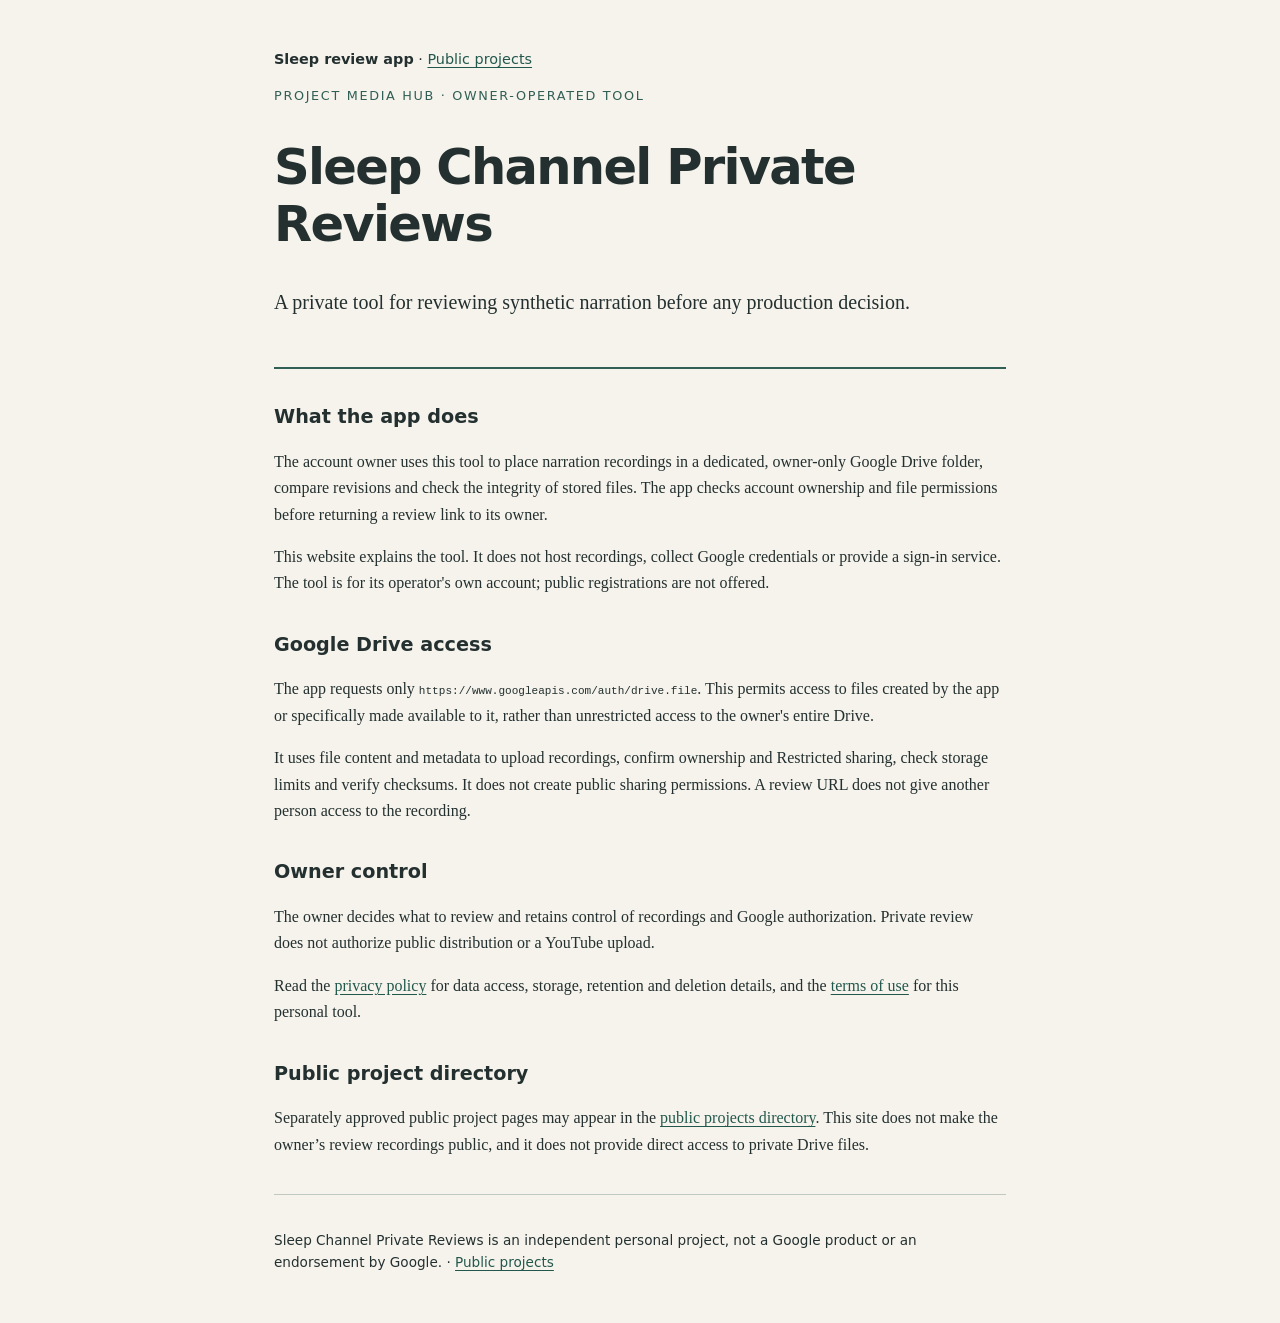
<file: index.html>
<!doctype html>
<html lang="en">
<head>
  <meta charset="utf-8">
  <meta name="viewport" content="width=device-width, initial-scale=1">
  <meta name="description" content="Information about Sleep Channel Private Reviews, a personal tool for owner-only narration review.">
  <title>Sleep Channel Private Reviews</title>
  <link rel="stylesheet" href="style.css">
</head>
<body><main>
  <nav aria-label="Site"><strong aria-current="page">Sleep review app</strong> · <a href="projects/">Public projects</a></nav>
  <header><p class="eyebrow">Project Media Hub · Owner-operated tool</p><h1>Sleep Channel Private Reviews</h1>
  <p class="lead">A private tool for reviewing synthetic narration before any production decision.</p></header>
  <section><h2>What the app does</h2>
  <p>The account owner uses this tool to place narration recordings in a dedicated, owner-only Google Drive folder, compare revisions and check the integrity of stored files. The app checks account ownership and file permissions before returning a review link to its owner.</p>
  <p>This website explains the tool. It does not host recordings, collect Google credentials or provide a sign-in service. The tool is for its operator's own account; public registrations are not offered.</p></section>
  <section><h2>Google Drive access</h2>
  <p>The app requests only <code>https://www.googleapis.com/auth/drive.file</code>. This permits access to files created by the app or specifically made available to it, rather than unrestricted access to the owner's entire Drive.</p>
  <p>It uses file content and metadata to upload recordings, confirm ownership and Restricted sharing, check storage limits and verify checksums. It does not create public sharing permissions. A review URL does not give another person access to the recording.</p></section>
  <section><h2>Owner control</h2>
  <p>The owner decides what to review and retains control of recordings and Google authorization. Private review does not authorize public distribution or a YouTube upload.</p>
  <p>Read the <a href="privacy.html">privacy policy</a> for data access, storage, retention and deletion details, and the <a href="terms.html">terms of use</a> for this personal tool.</p></section>
  <section aria-labelledby="public-projects"><h2 id="public-projects">Public project directory</h2>
  <p>Separately approved public project pages may appear in the <a href="projects/">public projects directory</a>. This site does not make the owner’s review recordings public, and it does not provide direct access to private Drive files.</p></section>
  <footer><p>Sleep Channel Private Reviews is an independent personal project, not a Google product or an endorsement by Google. · <a href="projects/">Public projects</a></p></footer>
</main></body>
</html>
</file>
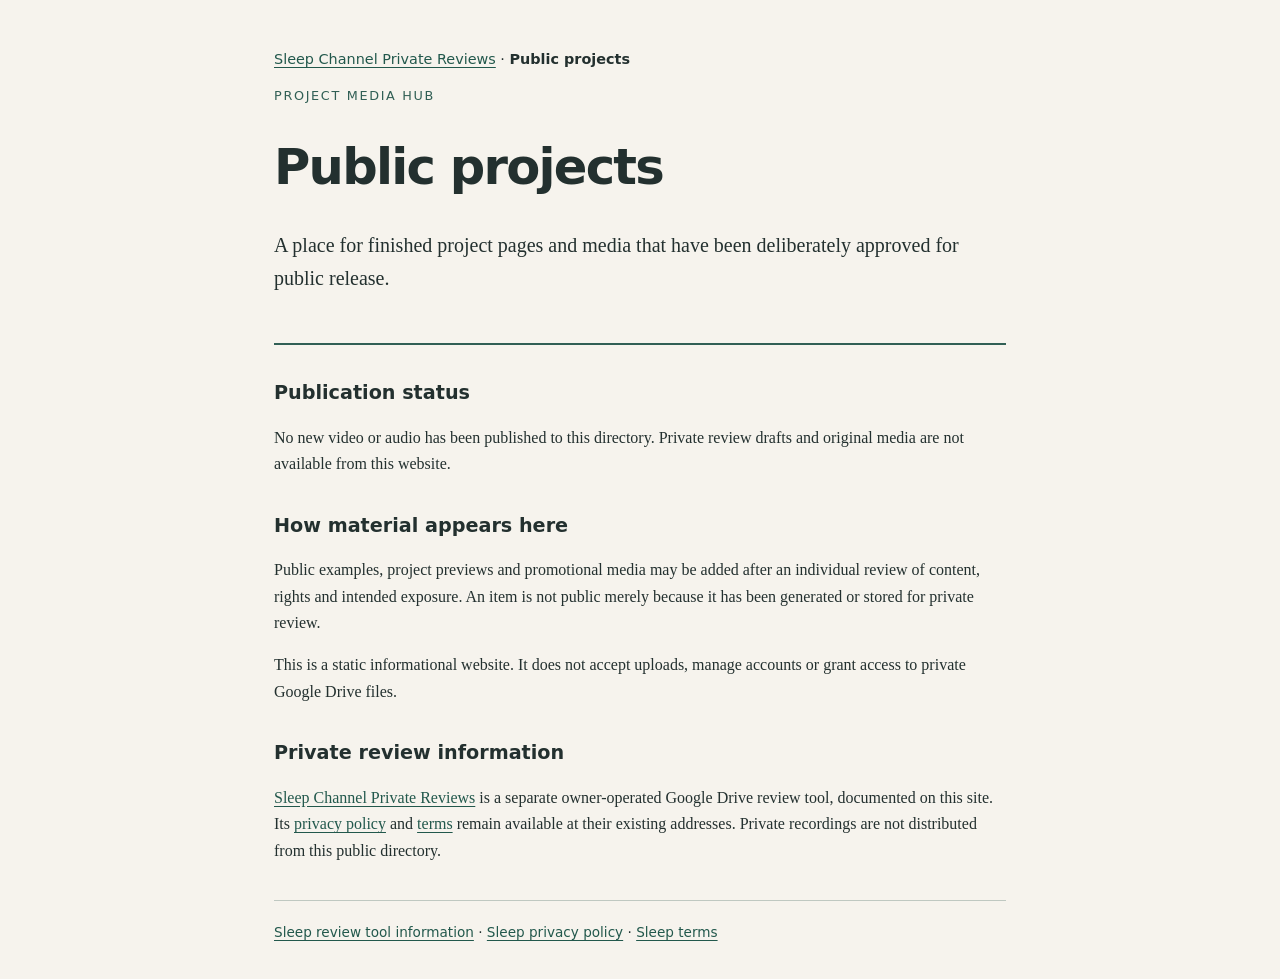
<file: projects/index.html>
<!doctype html>
<html lang="en">
<head>
  <meta charset="utf-8">
  <meta name="viewport" content="width=device-width, initial-scale=1">
  <meta name="description" content="A directory for approved public project pages and media. Private reviews are not hosted here.">
  <title>Public Projects · Project Media Hub</title>
  <link rel="stylesheet" href="../style.css">
</head>
<body><main>
  <nav aria-label="Site"><a href="../index.html">Sleep Channel Private Reviews</a> · <strong aria-current="page">Public projects</strong></nav>
  <header>
    <p class="eyebrow">Project Media Hub</p>
    <h1>Public projects</h1>
    <p class="lead">A place for finished project pages and media that have been deliberately approved for public release.</p>
  </header>
  <section aria-labelledby="status">
    <h2 id="status">Publication status</h2>
    <p>No new video or audio has been published to this directory. Private review drafts and original media are not available from this website.</p>
  </section>
  <section aria-labelledby="how-it-works">
    <h2 id="how-it-works">How material appears here</h2>
    <p>Public examples, project previews and promotional media may be added after an individual review of content, rights and intended exposure. An item is not public merely because it has been generated or stored for private review.</p>
    <p>This is a static informational website. It does not accept uploads, manage accounts or grant access to private Google Drive files.</p>
  </section>
  <section aria-labelledby="private-review">
    <h2 id="private-review">Private review information</h2>
    <p><a href="../index.html">Sleep Channel Private Reviews</a> is a separate owner-operated Google Drive review tool, documented on this site. Its <a href="../privacy.html">privacy policy</a> and <a href="../terms.html">terms</a> remain available at their existing addresses. Private recordings are not distributed from this public directory.</p>
  </section>
  <footer><a href="../index.html">Sleep review tool information</a> · <a href="../privacy.html">Sleep privacy policy</a> · <a href="../terms.html">Sleep terms</a></footer>
</main></body>
</html>
</file>
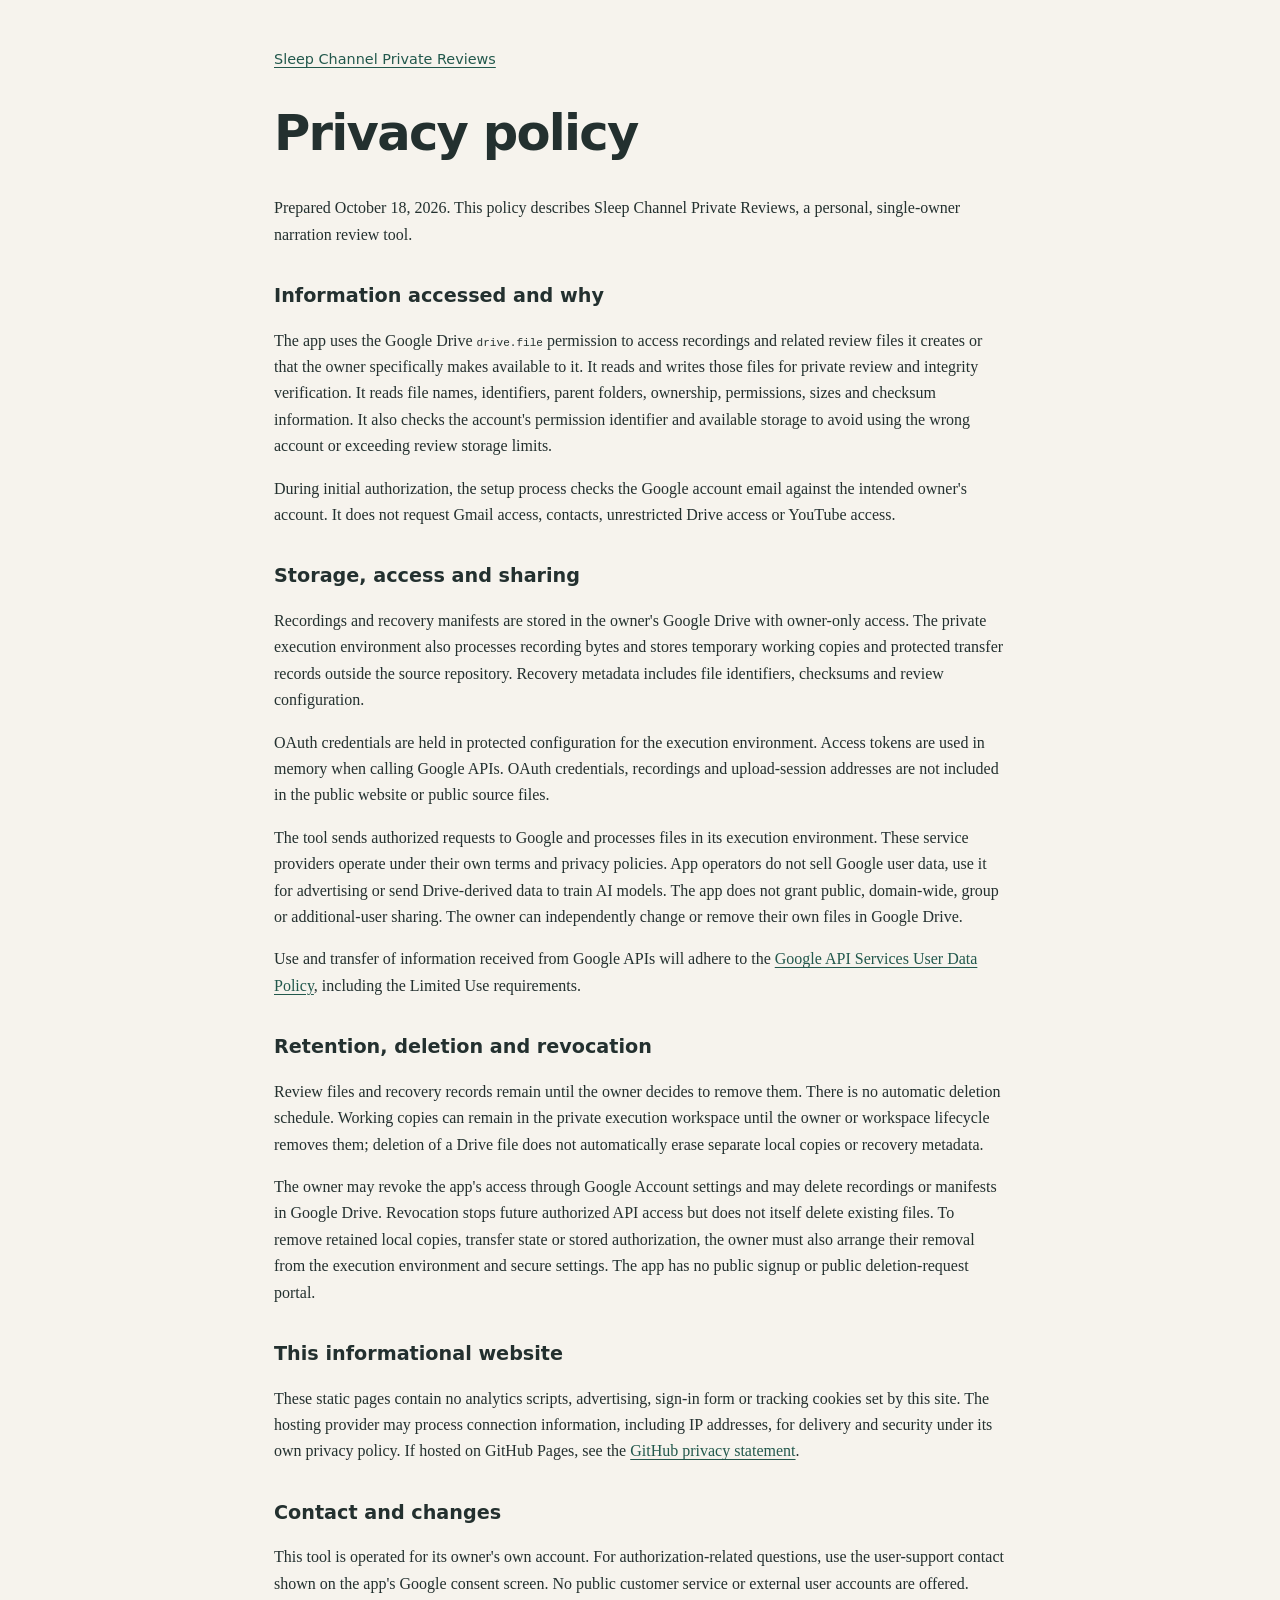
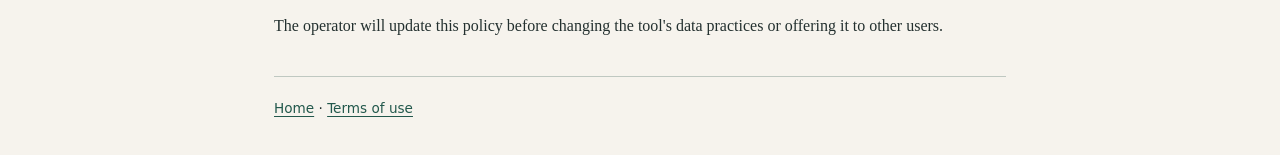
<file: privacy.html>
<!doctype html>
<html lang="en">
<head>
  <meta charset="utf-8">
  <meta name="viewport" content="width=device-width, initial-scale=1">
  <title>Privacy policy · Sleep Channel Private Reviews</title>
  <link rel="stylesheet" href="style.css">
</head>
<body><main>
  <nav aria-label="Main"><a href="index.html">Sleep Channel Private Reviews</a></nav>
  <h1>Privacy policy</h1>
  <p>Prepared October 18, 2026. This policy describes Sleep Channel Private Reviews, a personal, single-owner narration review tool.</p>
  <section><h2>Information accessed and why</h2>
  <p>The app uses the Google Drive <code>drive.file</code> permission to access recordings and related review files it creates or that the owner specifically makes available to it. It reads and writes those files for private review and integrity verification. It reads file names, identifiers, parent folders, ownership, permissions, sizes and checksum information. It also checks the account's permission identifier and available storage to avoid using the wrong account or exceeding review storage limits.</p>
  <p>During initial authorization, the setup process checks the Google account email against the intended owner's account. It does not request Gmail access, contacts, unrestricted Drive access or YouTube access.</p></section>
  <section><h2>Storage, access and sharing</h2>
  <p>Recordings and recovery manifests are stored in the owner's Google Drive with owner-only access. The private execution environment also processes recording bytes and stores temporary working copies and protected transfer records outside the source repository. Recovery metadata includes file identifiers, checksums and review configuration.</p>
  <p>OAuth credentials are held in protected configuration for the execution environment. Access tokens are used in memory when calling Google APIs. OAuth credentials, recordings and upload-session addresses are not included in the public website or public source files.</p>
  <p>The tool sends authorized requests to Google and processes files in its execution environment. These service providers operate under their own terms and privacy policies. App operators do not sell Google user data, use it for advertising or send Drive-derived data to train AI models. The app does not grant public, domain-wide, group or additional-user sharing. The owner can independently change or remove their own files in Google Drive.</p>
  <p>Use and transfer of information received from Google APIs will adhere to the <a href="https://developers.google.com/terms/api-services-user-data-policy">Google API Services User Data Policy</a>, including the Limited Use requirements.</p></section>
  <section><h2>Retention, deletion and revocation</h2>
  <p>Review files and recovery records remain until the owner decides to remove them. There is no automatic deletion schedule. Working copies can remain in the private execution workspace until the owner or workspace lifecycle removes them; deletion of a Drive file does not automatically erase separate local copies or recovery metadata.</p>
  <p>The owner may revoke the app's access through Google Account settings and may delete recordings or manifests in Google Drive. Revocation stops future authorized API access but does not itself delete existing files. To remove retained local copies, transfer state or stored authorization, the owner must also arrange their removal from the execution environment and secure settings. The app has no public signup or public deletion-request portal.</p></section>
  <section><h2>This informational website</h2>
  <p>These static pages contain no analytics scripts, advertising, sign-in form or tracking cookies set by this site. The hosting provider may process connection information, including IP addresses, for delivery and security under its own privacy policy. If hosted on GitHub Pages, see the <a href="https://docs.github.com/en/site-policy/privacy-policies/github-general-privacy-statement">GitHub privacy statement</a>.</p></section>
  <section><h2>Contact and changes</h2>
  <p>This tool is operated for its owner's own account. For authorization-related questions, use the user-support contact shown on the app's Google consent screen. No public customer service or external user accounts are offered.</p>
  <p>The operator will update this policy before changing the tool's data practices or offering it to other users.</p></section>
  <footer><a href="index.html">Home</a> · <a href="terms.html">Terms of use</a></footer>
</main></body>
</html>
</file>
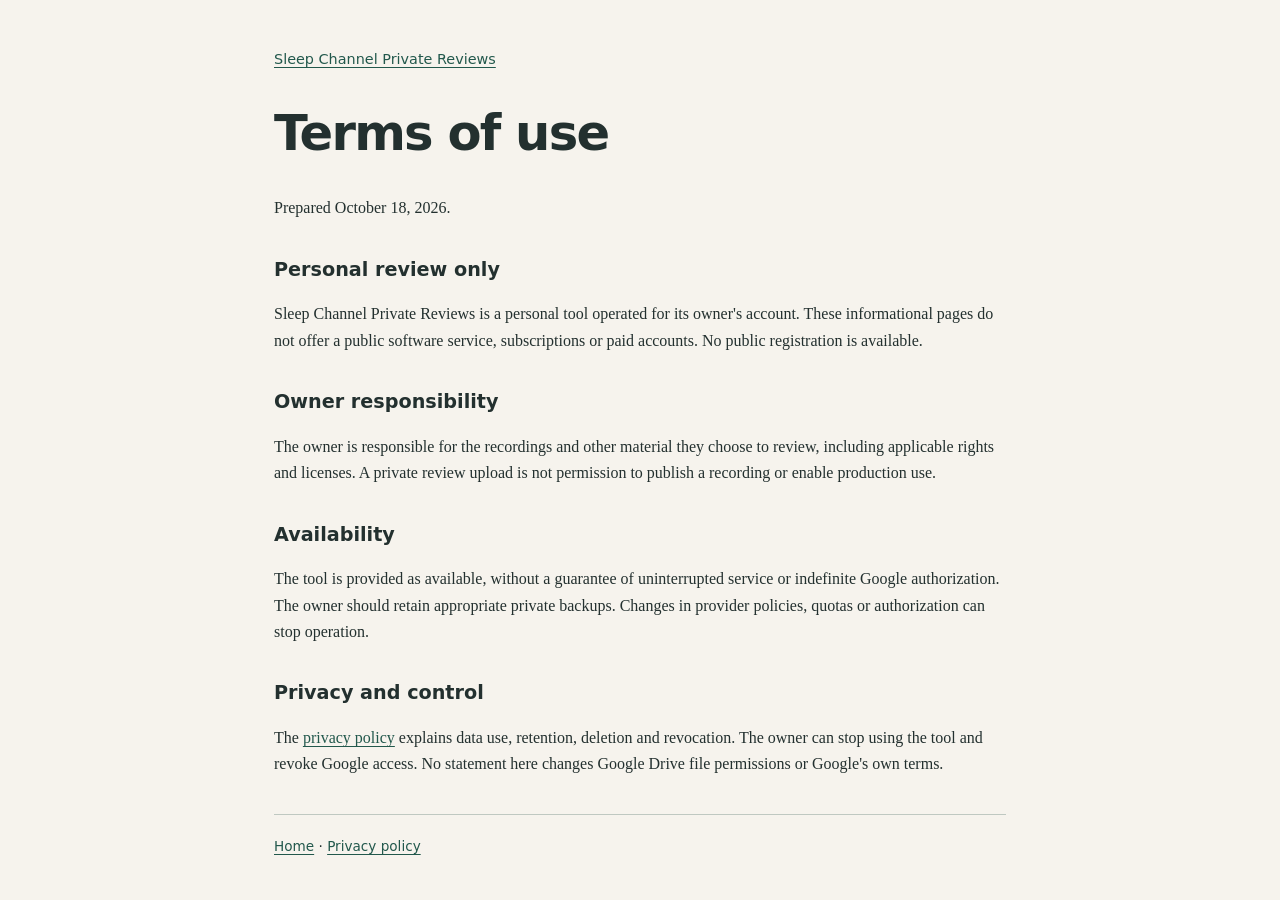
<file: terms.html>
<!doctype html>
<html lang="en">
<head>
  <meta charset="utf-8">
  <meta name="viewport" content="width=device-width, initial-scale=1">
  <title>Terms of use · Sleep Channel Private Reviews</title>
  <link rel="stylesheet" href="style.css">
</head>
<body><main>
  <nav aria-label="Main"><a href="index.html">Sleep Channel Private Reviews</a></nav>
  <h1>Terms of use</h1><p>Prepared October 18, 2026.</p>
  <h2>Personal review only</h2>
  <p>Sleep Channel Private Reviews is a personal tool operated for its owner's account. These informational pages do not offer a public software service, subscriptions or paid accounts. No public registration is available.</p>
  <h2>Owner responsibility</h2>
  <p>The owner is responsible for the recordings and other material they choose to review, including applicable rights and licenses. A private review upload is not permission to publish a recording or enable production use.</p>
  <h2>Availability</h2>
  <p>The tool is provided as available, without a guarantee of uninterrupted service or indefinite Google authorization. The owner should retain appropriate private backups. Changes in provider policies, quotas or authorization can stop operation.</p>
  <h2>Privacy and control</h2>
  <p>The <a href="privacy.html">privacy policy</a> explains data use, retention, deletion and revocation. The owner can stop using the tool and revoke Google access. No statement here changes Google Drive file permissions or Google's own terms.</p>
  <footer><a href="index.html">Home</a> · <a href="privacy.html">Privacy policy</a></footer>
</main></body>
</html>
</file>
<file: style.css>
:root{color-scheme:light;font-family:Georgia,"Times New Roman",serif;background:#f6f3ed;color:#23302f;line-height:1.65}*{box-sizing:border-box}body{margin:0}main{max-width:780px;margin:auto;padding:48px 24px 36px}header{border-bottom:2px solid #315f55;padding-bottom:28px;margin-bottom:32px}h1,h2,.eyebrow,nav,footer{font-family:system-ui,sans-serif}h1{font-size:clamp(2rem,6vw,3.1rem);line-height:1.15;letter-spacing:-.035em}h2{font-size:1.2rem;margin-top:32px}.eyebrow{font-size:.8rem;text-transform:uppercase;letter-spacing:.13em;color:#315f55}.lead{font-size:1.25rem}a{color:#22584c;text-underline-offset:.2em}a:focus-visible{outline:3px solid #8d5c1a;outline-offset:4px}code{font-size:.85em;overflow-wrap:anywhere}footer{border-top:1px solid #bfc8c1;margin-top:36px;padding-top:20px;font-size:.85rem}nav{font-size:.9rem}@media(max-width:480px){main{padding:28px 20px}}
</file>
